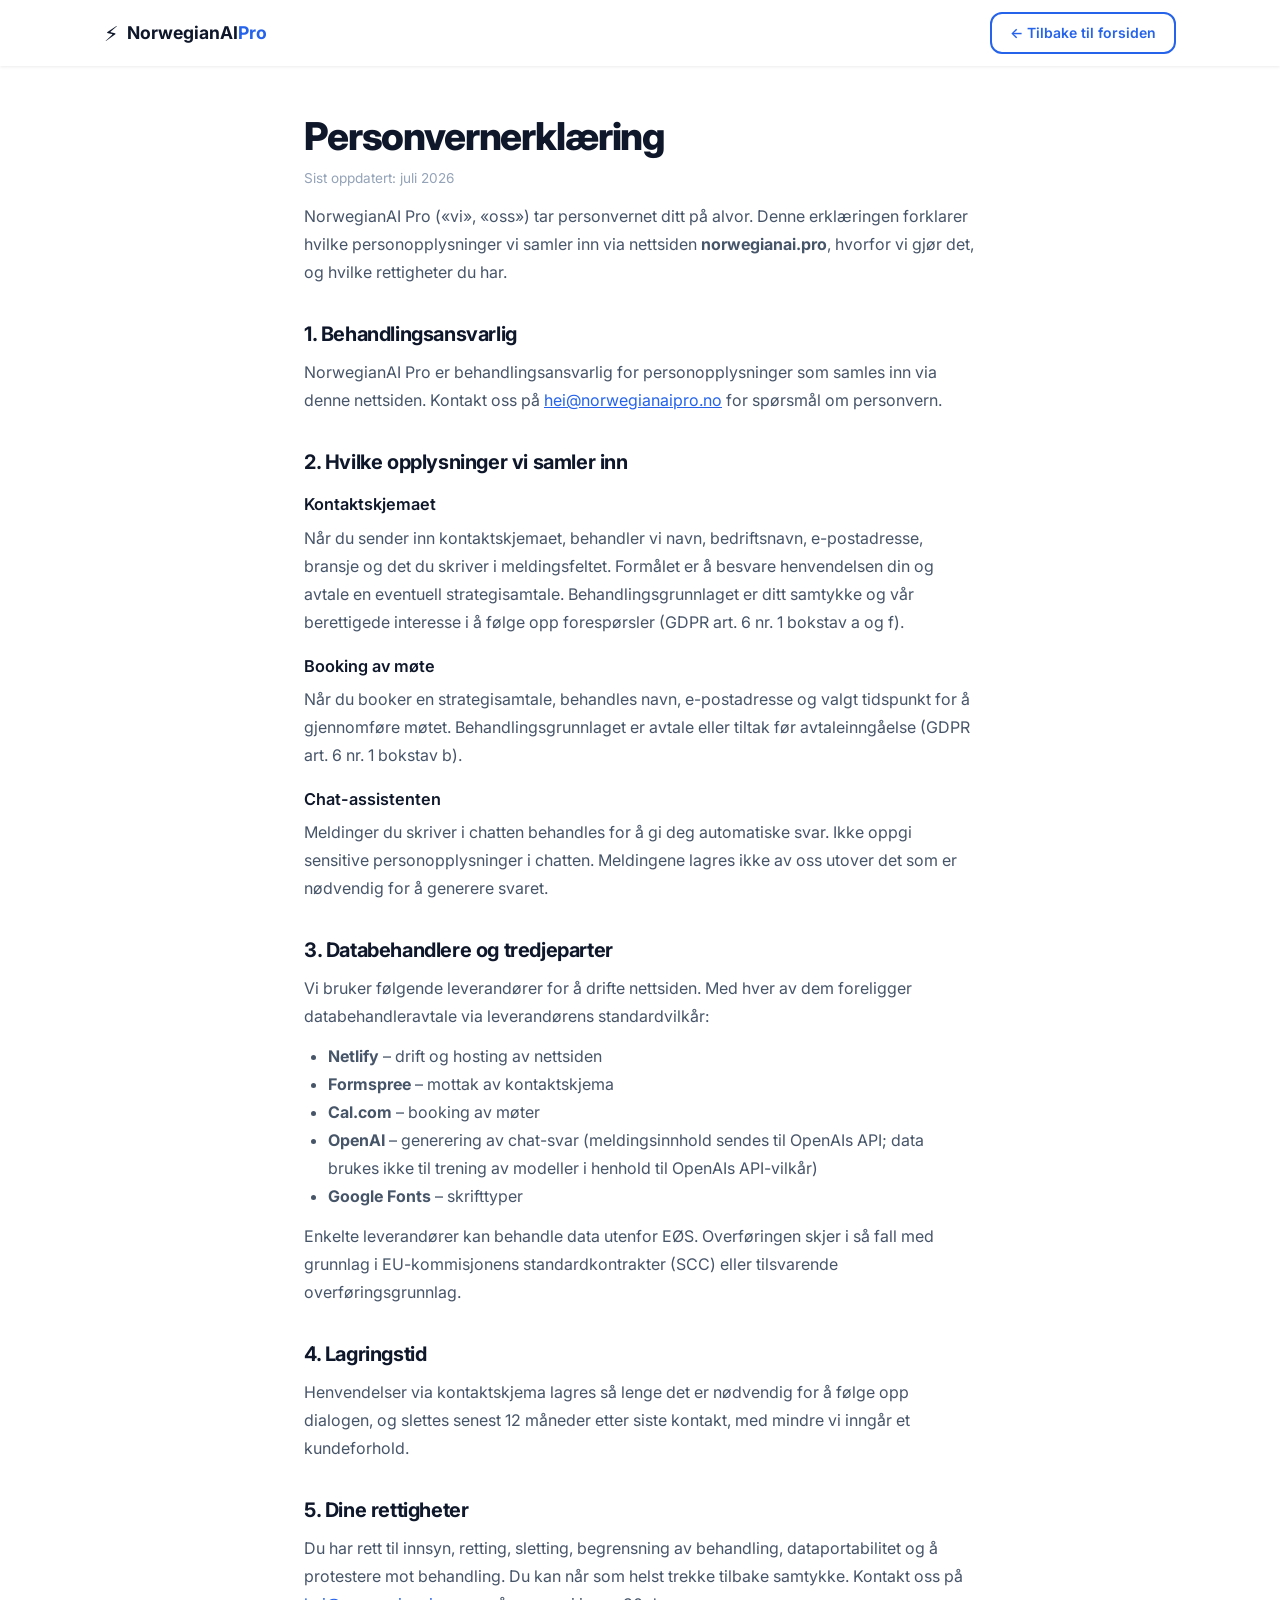
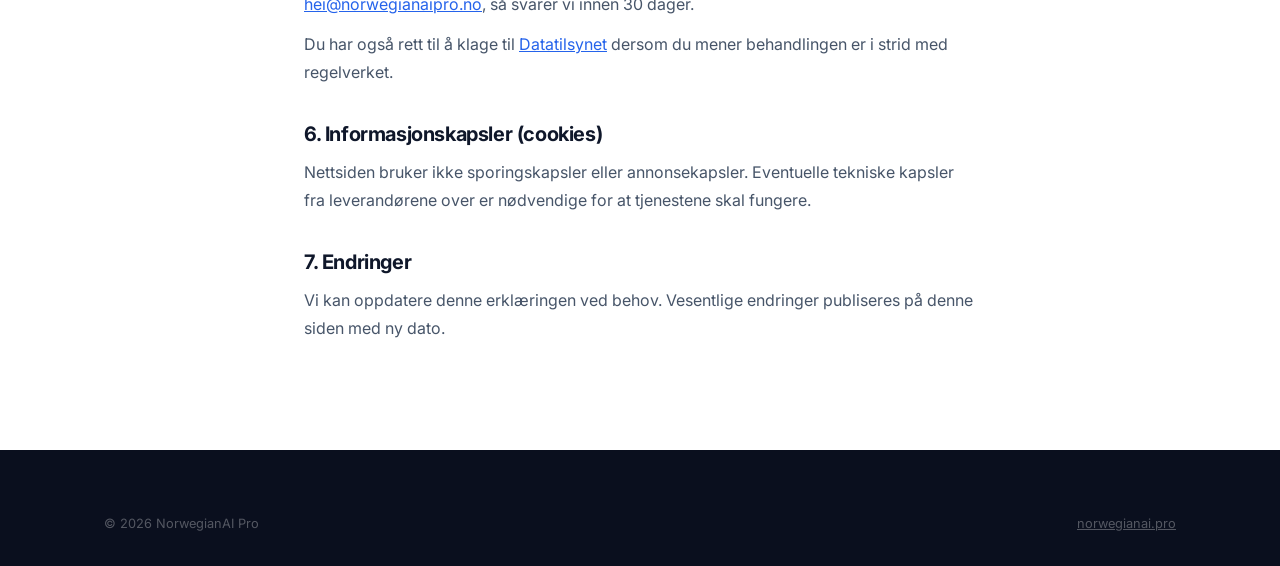
<file: personvern.html>
<!DOCTYPE html>
<html lang="no">
<head>
  <meta charset="UTF-8" />
  <meta name="viewport" content="width=device-width, initial-scale=1.0" />
  <meta name="description" content="Personvernerklæring for NorwegianAI Pro – hvordan vi behandler dine personopplysninger." />
  <title>Personvernerklæring – NorwegianAI Pro</title>
  <link rel="stylesheet" href="styles.css" />
  <link rel="preconnect" href="https://fonts.googleapis.com" />
  <link rel="preconnect" href="https://fonts.gstatic.com" crossorigin />
  <link href="https://fonts.googleapis.com/css2?family=Inter:wght@300;400;500;600;700;800&display=swap" rel="stylesheet" />
</head>
<body class="legal-page">

  <nav class="nav scrolled">
    <div class="nav-inner">
      <a href="index.html" class="logo">
        <span class="logo-icon">⚡</span>
        <span>NorwegianAI<span class="logo-accent">Pro</span></span>
      </a>
      <a href="index.html" class="btn btn-sm btn-outline">← Tilbake til forsiden</a>
    </div>
  </nav>

  <main class="legal container">
    <h1>Personvernerklæring</h1>
    <p class="legal-updated">Sist oppdatert: juli 2026</p>

    <p>
      NorwegianAI Pro («vi», «oss») tar personvernet ditt på alvor. Denne erklæringen
      forklarer hvilke personopplysninger vi samler inn via nettsiden
      <strong>norwegianai.pro</strong>, hvorfor vi gjør det, og hvilke rettigheter du har.
    </p>

    <h2>1. Behandlingsansvarlig</h2>
    <p>
      NorwegianAI Pro er behandlingsansvarlig for personopplysninger som samles inn via
      denne nettsiden. Kontakt oss på
      <a href="mailto:hei@norwegianaipro.no">hei@norwegianaipro.no</a> for spørsmål om personvern.
    </p>

    <h2>2. Hvilke opplysninger vi samler inn</h2>
    <h3>Kontaktskjemaet</h3>
    <p>
      Når du sender inn kontaktskjemaet, behandler vi navn, bedriftsnavn, e-postadresse,
      bransje og det du skriver i meldingsfeltet. Formålet er å besvare henvendelsen din
      og avtale en eventuell strategisamtale. Behandlingsgrunnlaget er ditt samtykke og
      vår berettigede interesse i å følge opp forespørsler (GDPR art. 6 nr. 1 bokstav a og f).
    </p>
    <h3>Booking av møte</h3>
    <p>
      Når du booker en strategisamtale, behandles navn, e-postadresse og valgt tidspunkt
      for å gjennomføre møtet. Behandlingsgrunnlaget er avtale eller tiltak før avtaleinngåelse
      (GDPR art. 6 nr. 1 bokstav b).
    </p>
    <h3>Chat-assistenten</h3>
    <p>
      Meldinger du skriver i chatten behandles for å gi deg automatiske svar.
      Ikke oppgi sensitive personopplysninger i chatten. Meldingene lagres ikke av oss
      utover det som er nødvendig for å generere svaret.
    </p>

    <h2 id="databehandlere">3. Databehandlere og tredjeparter</h2>
    <p>Vi bruker følgende leverandører for å drifte nettsiden. Med hver av dem foreligger
    databehandleravtale via leverandørens standardvilkår:</p>
    <ul>
      <li><strong>Netlify</strong> – drift og hosting av nettsiden</li>
      <li><strong>Formspree</strong> – mottak av kontaktskjema</li>
      <li><strong>Cal.com</strong> – booking av møter</li>
      <li><strong>OpenAI</strong> – generering av chat-svar (meldingsinnhold sendes til OpenAIs API; data brukes ikke til trening av modeller i henhold til OpenAIs API-vilkår)</li>
      <li><strong>Google Fonts</strong> – skrifttyper</li>
    </ul>
    <p>
      Enkelte leverandører kan behandle data utenfor EØS. Overføringen skjer i så fall
      med grunnlag i EU-kommisjonens standardkontrakter (SCC) eller tilsvarende
      overføringsgrunnlag.
    </p>

    <h2>4. Lagringstid</h2>
    <p>
      Henvendelser via kontaktskjema lagres så lenge det er nødvendig for å følge opp
      dialogen, og slettes senest 12 måneder etter siste kontakt, med mindre vi inngår
      et kundeforhold.
    </p>

    <h2>5. Dine rettigheter</h2>
    <p>Du har rett til innsyn, retting, sletting, begrensning av behandling,
    dataportabilitet og å protestere mot behandling. Du kan når som helst trekke
    tilbake samtykke. Kontakt oss på
    <a href="mailto:hei@norwegianaipro.no">hei@norwegianaipro.no</a>,
    så svarer vi innen 30 dager.</p>
    <p>
      Du har også rett til å klage til
      <a href="https://www.datatilsynet.no" target="_blank" rel="noopener">Datatilsynet</a>
      dersom du mener behandlingen er i strid med regelverket.
    </p>

    <h2>6. Informasjonskapsler (cookies)</h2>
    <p>
      Nettsiden bruker ikke sporingskapsler eller annonsekapsler. Eventuelle tekniske
      kapsler fra leverandørene over er nødvendige for at tjenestene skal fungere.
    </p>

    <h2>7. Endringer</h2>
    <p>
      Vi kan oppdatere denne erklæringen ved behov. Vesentlige endringer publiseres på
      denne siden med ny dato.
    </p>
  </main>

  <footer class="footer">
    <div class="container">
      <div class="footer-bottom">
        <p>© 2026 NorwegianAI Pro</p>
        <p><a href="index.html" style="color:inherit">norwegianai.pro</a></p>
      </div>
    </div>
  </footer>

</body>
</html>
</file>
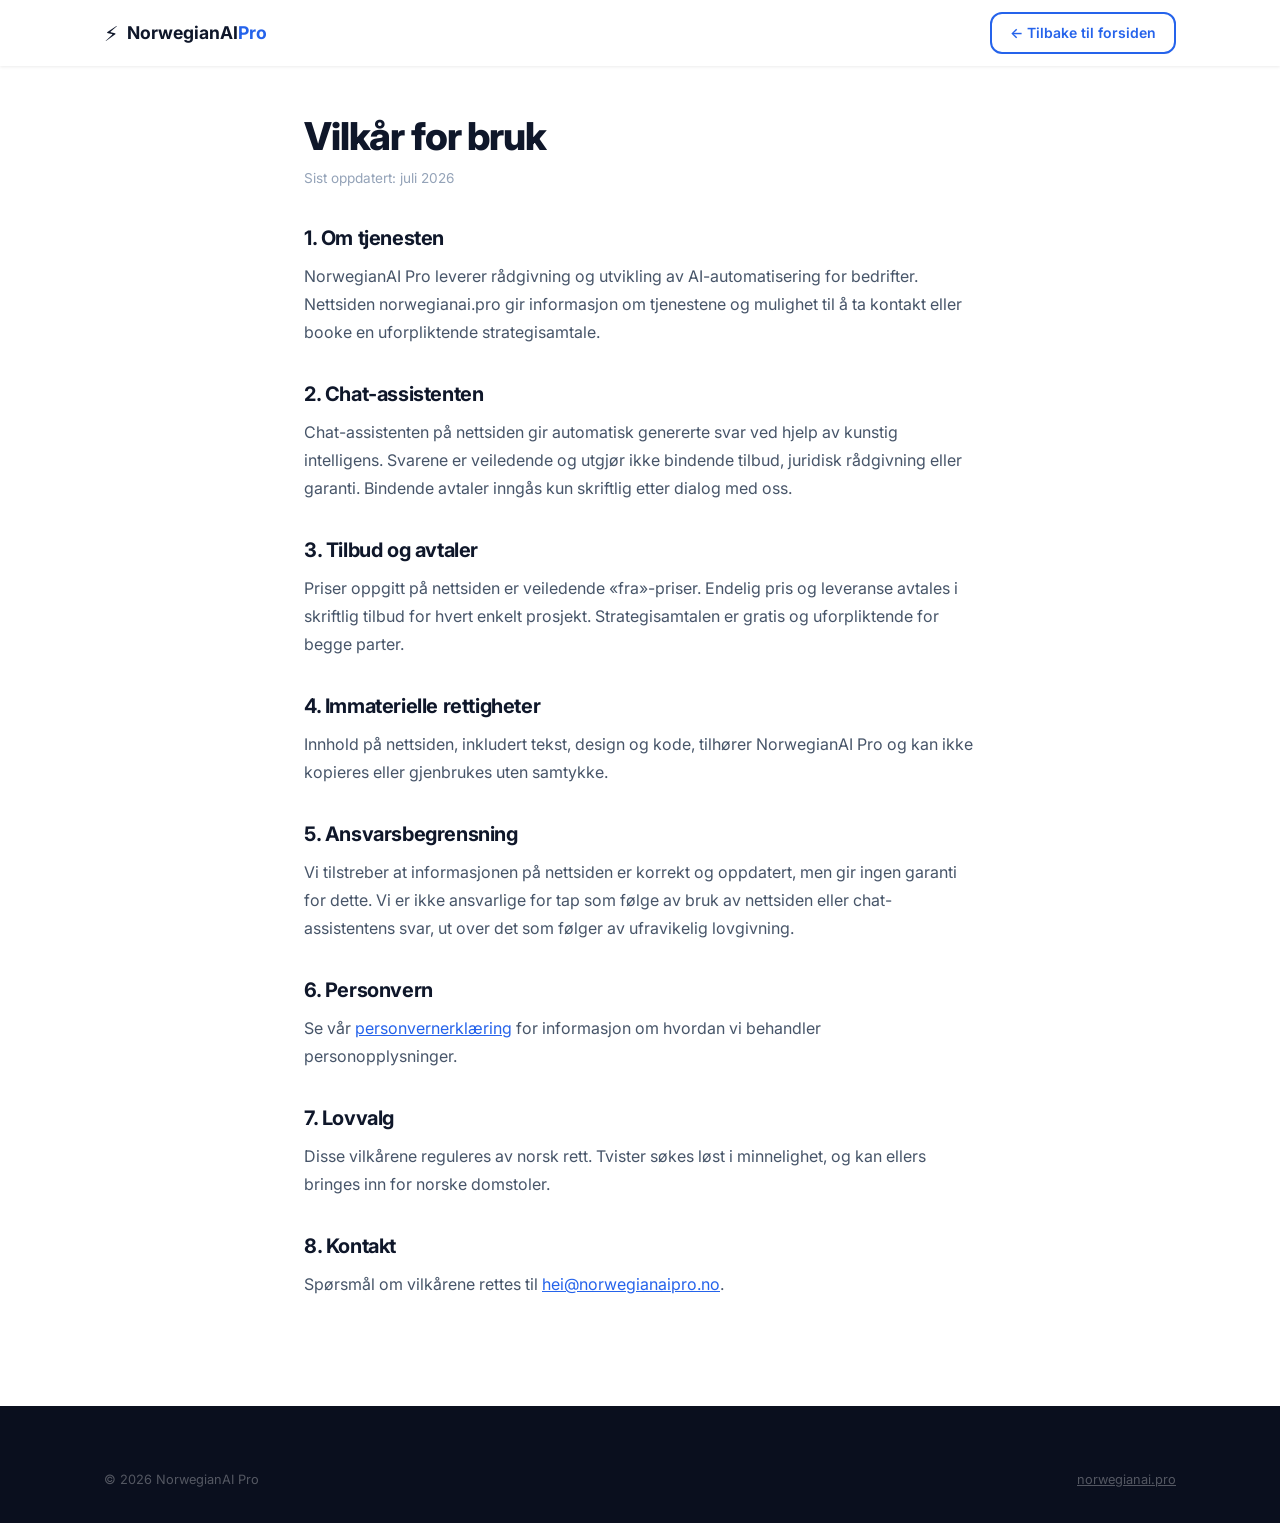
<file: vilkar.html>
<!DOCTYPE html>
<html lang="no">
<head>
  <meta charset="UTF-8" />
  <meta name="viewport" content="width=device-width, initial-scale=1.0" />
  <meta name="description" content="Vilkår for bruk av NorwegianAI Pro sine tjenester og nettside." />
  <title>Vilkår for bruk – NorwegianAI Pro</title>
  <link rel="stylesheet" href="styles.css" />
  <link rel="preconnect" href="https://fonts.googleapis.com" />
  <link rel="preconnect" href="https://fonts.gstatic.com" crossorigin />
  <link href="https://fonts.googleapis.com/css2?family=Inter:wght@300;400;500;600;700;800&display=swap" rel="stylesheet" />
</head>
<body class="legal-page">

  <nav class="nav scrolled">
    <div class="nav-inner">
      <a href="index.html" class="logo">
        <span class="logo-icon">⚡</span>
        <span>NorwegianAI<span class="logo-accent">Pro</span></span>
      </a>
      <a href="index.html" class="btn btn-sm btn-outline">← Tilbake til forsiden</a>
    </div>
  </nav>

  <main class="legal container">
    <h1>Vilkår for bruk</h1>
    <p class="legal-updated">Sist oppdatert: juli 2026</p>

    <h2>1. Om tjenesten</h2>
    <p>
      NorwegianAI Pro leverer rådgivning og utvikling av AI-automatisering for bedrifter.
      Nettsiden norwegianai.pro gir informasjon om tjenestene og mulighet til å ta kontakt
      eller booke en uforpliktende strategisamtale.
    </p>

    <h2>2. Chat-assistenten</h2>
    <p>
      Chat-assistenten på nettsiden gir automatisk genererte svar ved hjelp av kunstig
      intelligens. Svarene er veiledende og utgjør ikke bindende tilbud, juridisk
      rådgivning eller garanti. Bindende avtaler inngås kun skriftlig etter dialog med oss.
    </p>

    <h2>3. Tilbud og avtaler</h2>
    <p>
      Priser oppgitt på nettsiden er veiledende «fra»-priser. Endelig pris og leveranse
      avtales i skriftlig tilbud for hvert enkelt prosjekt. Strategisamtalen er gratis
      og uforpliktende for begge parter.
    </p>

    <h2>4. Immaterielle rettigheter</h2>
    <p>
      Innhold på nettsiden, inkludert tekst, design og kode, tilhører NorwegianAI Pro
      og kan ikke kopieres eller gjenbrukes uten samtykke.
    </p>

    <h2>5. Ansvarsbegrensning</h2>
    <p>
      Vi tilstreber at informasjonen på nettsiden er korrekt og oppdatert, men gir ingen
      garanti for dette. Vi er ikke ansvarlige for tap som følge av bruk av nettsiden
      eller chat-assistentens svar, ut over det som følger av ufravikelig lovgivning.
    </p>

    <h2>6. Personvern</h2>
    <p>
      Se vår <a href="personvern.html">personvernerklæring</a> for informasjon om hvordan
      vi behandler personopplysninger.
    </p>

    <h2>7. Lovvalg</h2>
    <p>
      Disse vilkårene reguleres av norsk rett. Tvister søkes løst i minnelighet, og kan
      ellers bringes inn for norske domstoler.
    </p>

    <h2>8. Kontakt</h2>
    <p>
      Spørsmål om vilkårene rettes til
      <a href="mailto:hei@norwegianaipro.no">hei@norwegianaipro.no</a>.
    </p>
  </main>

  <footer class="footer">
    <div class="container">
      <div class="footer-bottom">
        <p>© 2026 NorwegianAI Pro</p>
        <p><a href="index.html" style="color:inherit">norwegianai.pro</a></p>
      </div>
    </div>
  </footer>

</body>
</html>
</file>
<file: styles.css>
/* =============================================
   NorwegianAI Pro – Main Stylesheet
   ============================================= */

*, *::before, *::after {
  box-sizing: border-box;
  margin: 0;
  padding: 0;
}

:root {
  --blue-900: #0a0f1e;
  --blue-800: #0d1530;
  --blue-700: #111e45;
  --blue-600: #1a2d6b;
  --blue-500: #2563eb;
  --blue-400: #3b82f6;
  --blue-300: #60a5fa;
  --blue-100: #dbeafe;
  --accent:    #4f46e5;
  --accent-2:  #7c3aed;
  --green:     #10b981;
  --red:       #ef4444;
  --white:     #ffffff;
  --gray-50:   #f8fafc;
  --gray-100:  #f1f5f9;
  --gray-200:  #e2e8f0;
  --gray-400:  #94a3b8;
  --gray-600:  #475569;
  --gray-800:  #1e293b;
  --text:      #0f172a;
  --text-muted:#475569;
  --radius-sm: 8px;
  --radius:    12px;
  --radius-lg: 20px;
  --radius-xl: 28px;
  --shadow-sm: 0 1px 3px rgba(0,0,0,.08);
  --shadow:    0 4px 20px rgba(0,0,0,.1);
  --shadow-lg: 0 8px 40px rgba(0,0,0,.15);
  --transition: .2s ease;
}

html { scroll-behavior: smooth; }

body {
  font-family: 'Inter', system-ui, -apple-system, sans-serif;
  font-size: 16px;
  line-height: 1.6;
  color: var(--text);
  background: var(--white);
  -webkit-font-smoothing: antialiased;
}

/* ---- Layout ---- */
.container {
  max-width: 1120px;
  margin: 0 auto;
  padding: 0 24px;
}

.section {
  padding: 96px 0;
}

/* ---- Typography ---- */
h1 { font-size: clamp(2.2rem, 5vw, 3.6rem); font-weight: 800; line-height: 1.15; letter-spacing: -.03em; }
h2 { font-size: clamp(1.7rem, 3.5vw, 2.6rem); font-weight: 700; line-height: 1.2; letter-spacing: -.02em; }
h3 { font-size: 1.15rem; font-weight: 600; line-height: 1.3; }
p  { color: var(--text-muted); }

.gradient-text {
  background: linear-gradient(135deg, var(--blue-400), var(--accent-2));
  -webkit-background-clip: text;
  -webkit-text-fill-color: transparent;
  background-clip: text;
}

/* ---- Buttons ---- */
.btn {
  display: inline-flex;
  align-items: center;
  gap: 8px;
  padding: 12px 24px;
  border-radius: var(--radius);
  font-weight: 600;
  font-size: .95rem;
  font-family: inherit;
  text-decoration: none;
  background: transparent;
  border: 2px solid transparent;
  cursor: pointer;
  transition: all var(--transition);
  white-space: nowrap;
}

.btn-sm  { padding: 8px 18px; font-size: .875rem; }
.btn-lg  { padding: 16px 32px; font-size: 1.05rem; border-radius: var(--radius-lg); }
.btn-full{ width: 100%; justify-content: center; }

.btn-primary {
  background: var(--blue-500);
  color: var(--white);
}
.btn-primary:hover { background: var(--accent); transform: translateY(-1px); box-shadow: 0 8px 24px rgba(37,99,235,.35); }

.btn-ghost {
  background: rgba(255,255,255,.1);
  color: var(--white);
  border-color: rgba(255,255,255,.25);
}
.btn-ghost:hover { background: rgba(255,255,255,.2); }

.btn-outline {
  background: transparent;
  color: var(--blue-500);
  border-color: var(--blue-500);
}
.btn-outline:hover { background: var(--blue-500); color: var(--white); }

/* ---- Section header ---- */
.section-header {
  text-align: center;
  max-width: 640px;
  margin: 0 auto 64px;
}
.section-header h2 { margin-bottom: 12px; }
.section-header p  { font-size: 1.05rem; }

.section-badge {
  display: inline-block;
  padding: 4px 14px;
  border-radius: 100px;
  background: var(--blue-100);
  color: var(--blue-500);
  font-size: .8rem;
  font-weight: 600;
  text-transform: uppercase;
  letter-spacing: .08em;
  margin-bottom: 16px;
}

/* =============================================
   LEGAL PAGES
   ============================================= */
.legal-page .nav { position: sticky; }

.legal {
  max-width: 720px;
  padding-top: 48px;
  padding-bottom: 96px;
}
.legal h1 { font-size: clamp(1.8rem, 4vw, 2.4rem); margin-bottom: 8px; }
.legal-updated { font-size: .85rem; color: var(--gray-400); margin-bottom: 32px; }
.legal h2 { font-size: 1.25rem; margin: 36px 0 12px; }
.legal h3 { font-size: 1.02rem; margin: 20px 0 8px; color: var(--text); }
.legal p { margin-bottom: 12px; line-height: 1.75; }
.legal ul { margin: 0 0 12px 24px; color: var(--text-muted); line-height: 1.75; }
.legal a { color: var(--blue-500); }

/* =============================================
   CHAT WIDGET
   ============================================= */
#chat-widget {
  position: fixed;
  bottom: 28px;
  right: 28px;
  z-index: 200;
  display: flex;
  flex-direction: column;
  align-items: flex-end;
  gap: 12px;
}

#chat-toggle {
  position: relative;
  width: 60px;
  height: 60px;
  border-radius: 50%;
  background: var(--blue-500);
  border: none;
  cursor: pointer;
  display: flex;
  align-items: center;
  justify-content: center;
  color: var(--white);
  box-shadow: 0 4px 24px rgba(37,99,235,.45);
  transition: all var(--transition);
  flex-shrink: 0;
}
#chat-toggle:hover { background: var(--accent); transform: scale(1.07); }

#chat-badge {
  position: absolute;
  top: -4px;
  right: -4px;
  width: 20px;
  height: 20px;
  border-radius: 50%;
  background: var(--red);
  color: var(--white);
  font-size: .7rem;
  font-weight: 700;
  display: flex;
  align-items: center;
  justify-content: center;
  border: 2px solid var(--white);
}

#chat-box {
  width: 340px;
  background: var(--white);
  border-radius: var(--radius-xl);
  box-shadow: 0 16px 64px rgba(0,0,0,.2);
  overflow: hidden;
  display: flex;
  flex-direction: column;
  max-height: 0;
  opacity: 0;
  pointer-events: none;
  transition: max-height .35s ease, opacity .25s ease;
}
#chat-box.chat-box--open {
  max-height: 520px;
  opacity: 1;
  pointer-events: all;
}

#chat-header {
  display: flex;
  align-items: center;
  gap: 12px;
  padding: 16px 20px;
  background: var(--blue-900);
  color: var(--white);
}
.chat-avatar {
  width: 40px;
  height: 40px;
  border-radius: 50%;
  background: var(--blue-600);
  display: flex;
  align-items: center;
  justify-content: center;
  font-size: 1.2rem;
  flex-shrink: 0;
}
#chat-header strong { display: block; font-size: .95rem; }
.chat-status { font-size: .75rem; color: var(--green); }

#chat-messages {
  flex: 1;
  overflow-y: auto;
  padding: 16px;
  display: flex;
  flex-direction: column;
  gap: 10px;
  min-height: 240px;
  max-height: 340px;
}

.chat-msg {
  max-width: 85%;
  padding: 10px 14px;
  border-radius: 16px;
  font-size: .875rem;
  line-height: 1.5;
}
.chat-msg--bot {
  background: var(--gray-100);
  color: var(--text);
  border-bottom-left-radius: 4px;
  align-self: flex-start;
}
.chat-msg--user {
  background: var(--blue-500);
  color: var(--white);
  border-bottom-right-radius: 4px;
  align-self: flex-end;
}

.chat-typing {
  display: flex;
  align-items: center;
  gap: 4px;
  padding: 12px 16px;
}
.chat-typing span {
  width: 7px;
  height: 7px;
  border-radius: 50%;
  background: var(--gray-400);
  animation: typing-bounce .9s infinite ease-in-out;
}
.chat-typing span:nth-child(2) { animation-delay: .15s; }
.chat-typing span:nth-child(3) { animation-delay: .3s; }
@keyframes typing-bounce {
  0%, 60%, 100% { transform: translateY(0); }
  30%            { transform: translateY(-6px); }
}

#chat-input-area {
  display: flex;
  gap: 8px;
  padding: 12px 16px;
  border-top: 1px solid var(--gray-200);
}
#chat-input {
  flex: 1;
  padding: 10px 14px;
  border: 1.5px solid var(--gray-200);
  border-radius: 24px;
  font-size: .875rem;
  font-family: inherit;
  outline: none;
  transition: border-color var(--transition);
}
#chat-input:focus { border-color: var(--blue-500); }
#chat-send {
  width: 40px;
  height: 40px;
  border-radius: 50%;
  background: var(--blue-500);
  border: none;
  color: var(--white);
  display: flex;
  align-items: center;
  justify-content: center;
  cursor: pointer;
  flex-shrink: 0;
  transition: background var(--transition);
}
#chat-send:hover { background: var(--accent); }
#chat-send:disabled { background: var(--gray-200); cursor: not-allowed; }

@media (max-width: 400px) {
  #chat-box { width: calc(100vw - 32px); }
  #chat-widget { right: 16px; bottom: 16px; }
}

/* =============================================
   NAV
   ============================================= */
.nav {
  position: fixed;
  top: 0; left: 0; right: 0;
  z-index: 100;
  padding: 16px 0;
  transition: all .3s ease;
}
.nav.scrolled {
  background: rgba(255,255,255,.95);
  backdrop-filter: blur(12px);
  box-shadow: var(--shadow-sm);
  padding: 12px 0;
}

.nav-inner {
  display: flex;
  align-items: center;
  justify-content: space-between;
  max-width: 1120px;
  margin: 0 auto;
  padding: 0 24px;
}

.logo {
  display: flex;
  align-items: center;
  gap: 8px;
  text-decoration: none;
  font-weight: 700;
  font-size: 1.1rem;
  color: var(--white);
  transition: color var(--transition);
}
.nav.scrolled .logo { color: var(--text); }
.logo-icon { font-size: 1.3rem; }
.logo-accent { color: var(--blue-400); }
.nav.scrolled .logo-accent { color: var(--blue-500); }

.nav-links {
  display: flex;
  align-items: center;
  gap: 32px;
}
.nav-links a {
  text-decoration: none;
  color: rgba(255,255,255,.85);
  font-size: .9rem;
  font-weight: 500;
  transition: color var(--transition);
}
.nav-links a:hover { color: var(--white); }
.nav.scrolled .nav-links a { color: var(--gray-600); }
.nav.scrolled .nav-links a:hover { color: var(--text); }
.nav-links .btn { color: var(--white); }
.nav.scrolled .nav-links .btn { color: var(--white); }

.nav-toggle {
  display: none;
  flex-direction: column;
  gap: 5px;
  background: none;
  border: none;
  cursor: pointer;
  padding: 4px;
}
.nav-toggle span {
  display: block;
  width: 24px;
  height: 2px;
  background: var(--white);
  border-radius: 2px;
  transition: all .2s;
}
.nav.scrolled .nav-toggle span { background: var(--text); }

/* =============================================
   HERO
   ============================================= */
.hero {
  position: relative;
  min-height: 100vh;
  display: flex;
  align-items: center;
  background: var(--blue-900);
  overflow: hidden;
  padding: 140px 0 80px;
}

.hero-bg {
  position: absolute;
  inset: 0;
  pointer-events: none;
}

.hero-orb {
  position: absolute;
  border-radius: 50%;
  filter: blur(80px);
  opacity: .35;
}
.hero-orb-1 {
  width: 600px; height: 600px;
  background: radial-gradient(circle, var(--blue-500), transparent 70%);
  top: -200px; right: -100px;
}
.hero-orb-2 {
  width: 400px; height: 400px;
  background: radial-gradient(circle, var(--accent-2), transparent 70%);
  bottom: 0; left: -100px;
}

.hero-grid {
  position: absolute;
  inset: 0;
  background-image:
    linear-gradient(rgba(255,255,255,.03) 1px, transparent 1px),
    linear-gradient(90deg, rgba(255,255,255,.03) 1px, transparent 1px);
  background-size: 48px 48px;
}

.hero .container { position: relative; z-index: 1; }

.badge {
  display: inline-flex;
  align-items: center;
  gap: 8px;
  padding: 8px 18px;
  border-radius: 100px;
  background: rgba(255,255,255,.08);
  border: 1px solid rgba(255,255,255,.12);
  color: rgba(255,255,255,.85);
  font-size: .85rem;
  font-weight: 500;
  margin-bottom: 28px;
}

.hero h1 {
  color: var(--white);
  margin-bottom: 24px;
}

.hero-sub {
  font-size: clamp(1rem, 2vw, 1.15rem);
  color: rgba(255,255,255,.7);
  max-width: 580px;
  margin-bottom: 40px;
  line-height: 1.7;
}

.hero-ctas {
  display: flex;
  gap: 16px;
  flex-wrap: wrap;
  margin-bottom: 64px;
}

.hero-stats {
  display: flex;
  align-items: center;
  gap: 32px;
  flex-wrap: wrap;
}

.stat { text-align: center; }
.stat strong {
  display: block;
  font-size: 1.8rem;
  font-weight: 800;
  color: var(--white);
  line-height: 1;
  margin-bottom: 4px;
}
.stat span { font-size: .8rem; color: rgba(255,255,255,.5); text-transform: uppercase; letter-spacing: .08em; }

.stat-divider {
  width: 1px;
  height: 40px;
  background: rgba(255,255,255,.15);
}

/* =============================================
   PROOF BAR
   ============================================= */
.proof-bar {
  background: var(--gray-50);
  border-top: 1px solid var(--gray-200);
  border-bottom: 1px solid var(--gray-200);
  padding: 20px 0;
}
.proof-bar .container {
  display: flex;
  align-items: center;
  gap: 24px;
  flex-wrap: wrap;
}
.proof-label {
  font-size: .85rem;
  font-weight: 600;
  color: var(--gray-600);
  white-space: nowrap;
}
.proof-tags {
  display: flex;
  gap: 12px;
  flex-wrap: wrap;
}
.proof-tags span {
  padding: 6px 14px;
  border-radius: 100px;
  background: var(--white);
  border: 1px solid var(--gray-200);
  font-size: .8rem;
  font-weight: 500;
  color: var(--gray-600);
  white-space: nowrap;
}

/* =============================================
   PROBLEM SECTION
   ============================================= */
.problem-section { background: var(--white); }

.problem-grid {
  display: grid;
  grid-template-columns: repeat(auto-fit, minmax(240px, 1fr));
  gap: 24px;
}

.problem-card {
  padding: 32px;
  border-radius: var(--radius-lg);
  background: var(--gray-50);
  border: 1px solid var(--gray-200);
  transition: all var(--transition);
}
.problem-card:hover {
  transform: translateY(-4px);
  box-shadow: var(--shadow);
  border-color: var(--blue-300);
}
.problem-icon { font-size: 2rem; margin-bottom: 16px; }
.problem-card h3 { margin-bottom: 8px; color: var(--text); }

/* =============================================
   SERVICES
   ============================================= */
.services-section { background: var(--gray-50); }

.services-grid {
  display: grid;
  grid-template-columns: repeat(auto-fit, minmax(300px, 1fr));
  gap: 24px;
}

.service-card {
  position: relative;
  padding: 36px;
  border-radius: var(--radius-lg);
  background: var(--white);
  border: 1px solid var(--gray-200);
  transition: all var(--transition);
}
.service-card:hover {
  transform: translateY(-4px);
  box-shadow: var(--shadow-lg);
  border-color: var(--blue-300);
}

.service-card--featured {
  border-color: var(--blue-400);
  background: linear-gradient(135deg, #eff6ff 0%, #f5f3ff 100%);
}

.service-card--custom {
  border-style: dashed;
  border-color: var(--gray-400);
  background: var(--gray-50);
}

.service-tag {
  position: absolute;
  top: -12px;
  left: 32px;
  padding: 4px 14px;
  border-radius: 100px;
  background: var(--blue-500);
  color: var(--white);
  font-size: .75rem;
  font-weight: 700;
  text-transform: uppercase;
  letter-spacing: .08em;
}

.service-icon { font-size: 2.2rem; margin-bottom: 16px; }
.service-card h3 { margin-bottom: 12px; color: var(--text); }
.service-card > p { margin-bottom: 20px; font-size: .95rem; }

.service-features {
  list-style: none;
  display: flex;
  flex-direction: column;
  gap: 8px;
  margin-bottom: 20px;
}
.service-features li {
  font-size: .875rem;
  color: var(--text-muted);
  display: flex;
  align-items: flex-start;
  gap: 6px;
}

.service-usecase {
  font-size: .8rem;
  color: var(--gray-600);
  padding: 12px 16px;
  background: rgba(37,99,235,.06);
  border-radius: var(--radius-sm);
  border-left: 3px solid var(--blue-400);
}
.service-usecase strong { color: var(--text); }

/* =============================================
   PROCESS
   ============================================= */
.process-section { background: var(--white); }

.process-steps {
  display: flex;
  flex-direction: column;
  gap: 0;
  max-width: 680px;
  margin: 0 auto;
}

.process-step {
  display: flex;
  gap: 28px;
  align-items: flex-start;
}

.step-number {
  flex-shrink: 0;
  width: 56px;
  height: 56px;
  border-radius: 50%;
  background: var(--blue-900);
  color: var(--white);
  font-size: 1rem;
  font-weight: 800;
  display: flex;
  align-items: center;
  justify-content: center;
  letter-spacing: -.02em;
}

.step-content {
  padding-top: 8px;
  padding-bottom: 40px;
}
.step-content h3 { color: var(--text); margin-bottom: 8px; }
.step-content p { font-size: .95rem; margin-bottom: 10px; }

.step-time {
  display: inline-block;
  font-size: .8rem;
  font-weight: 600;
  color: var(--blue-500);
  background: var(--blue-100);
  padding: 4px 12px;
  border-radius: 100px;
}

.process-connector {
  width: 2px;
  height: 32px;
  background: linear-gradient(var(--blue-300), var(--blue-100));
  margin-left: 27px;
  margin-top: -24px;
  margin-bottom: 8px;
}

/* =============================================
   RESULTS / CASES
   ============================================= */
.results-section { background: var(--blue-900); }
.results-section .section-header h2 { color: var(--white); }
.results-section .section-header p { color: rgba(255,255,255,.6); }
.results-section .section-badge {
  background: rgba(255,255,255,.1);
  color: var(--blue-300);
}

.cases-grid {
  display: grid;
  grid-template-columns: repeat(auto-fit, minmax(300px, 1fr));
  gap: 24px;
}

.case-card {
  padding: 36px;
  border-radius: var(--radius-lg);
  background: rgba(255,255,255,.05);
  border: 1px solid rgba(255,255,255,.1);
  transition: all var(--transition);
}
.case-card:hover {
  background: rgba(255,255,255,.08);
  transform: translateY(-4px);
}

.case-industry {
  font-size: .8rem;
  font-weight: 700;
  color: var(--blue-300);
  text-transform: uppercase;
  letter-spacing: .08em;
  margin-bottom: 16px;
}

blockquote {
  font-size: .95rem;
  color: rgba(255,255,255,.8);
  line-height: 1.7;
  font-style: italic;
  margin-bottom: 28px;
  border-left: 3px solid var(--blue-400);
  padding-left: 16px;
}

.case-metrics {
  display: flex;
  gap: 16px;
}

.metric { flex: 1; }
.metric strong {
  display: block;
  font-size: 1.4rem;
  font-weight: 800;
  color: var(--white);
  line-height: 1.1;
}
.metric span {
  font-size: .75rem;
  color: rgba(255,255,255,.45);
  text-transform: uppercase;
  letter-spacing: .06em;
}

/* =============================================
   PRICING
   ============================================= */
.pricing-section { background: var(--gray-50); }

.pricing-grid {
  display: grid;
  grid-template-columns: repeat(auto-fit, minmax(280px, 1fr));
  gap: 24px;
  margin-bottom: 48px;
  align-items: start;
}

.pricing-card {
  position: relative;
  padding: 40px;
  border-radius: var(--radius-xl);
  background: var(--white);
  border: 2px solid var(--gray-200);
  transition: all var(--transition);
}
.pricing-card:hover { box-shadow: var(--shadow-lg); }

.pricing-card--featured {
  border-color: var(--blue-500);
  transform: scale(1.03);
  box-shadow: var(--shadow-lg);
}

.pricing-tag {
  position: absolute;
  top: -14px;
  left: 50%;
  transform: translateX(-50%);
  padding: 4px 18px;
  border-radius: 100px;
  background: var(--blue-500);
  color: var(--white);
  font-size: .78rem;
  font-weight: 700;
  white-space: nowrap;
  text-transform: uppercase;
  letter-spacing: .08em;
}

.pricing-header { margin-bottom: 28px; }
.pricing-header h3 { font-size: 1.1rem; color: var(--gray-600); font-weight: 600; margin-bottom: 12px; }
.pricing-header > p { font-size: .875rem; margin-top: 8px; }

.pricing-amount {
  display: flex;
  align-items: baseline;
  gap: 4px;
  flex-wrap: wrap;
}
.price-from { font-size: .85rem; color: var(--gray-400); }
.price-value { font-size: 2.4rem; font-weight: 800; color: var(--text); line-height: 1; }
.price-currency { font-size: 1rem; font-weight: 600; color: var(--gray-600); }

.pricing-features {
  list-style: none;
  display: flex;
  flex-direction: column;
  gap: 10px;
  margin-bottom: 32px;
}
.pricing-features li { font-size: .9rem; color: var(--text-muted); }

/* ---- ROI Calculator ---- */
.roi-calculator {
  max-width: 720px;
  margin: 0 auto;
}
.roi-inner {
  padding: 40px;
  border-radius: var(--radius-xl);
  background: var(--blue-900);
  text-align: center;
}
.roi-inner h3 { color: var(--white); font-size: 1.2rem; margin-bottom: 8px; }
.roi-inner > p { color: rgba(255,255,255,.6); margin-bottom: 28px; }

.roi-comparison {
  display: flex;
  align-items: center;
  gap: 24px;
  justify-content: center;
  flex-wrap: wrap;
  margin-bottom: 24px;
}
.roi-col { flex: 1; min-width: 180px; }
.roi-label { font-size: .85rem; color: rgba(255,255,255,.6); margin-bottom: 8px; }
.roi-value { font-size: 1.6rem; font-weight: 800; margin-bottom: 6px; }
.roi-value--bad  { color: var(--red); }
.roi-value--good { color: var(--green); }
.roi-sub { font-size: .75rem; color: rgba(255,255,255,.4); }

.roi-vs {
  font-size: 1.2rem;
  font-weight: 800;
  color: var(--gray-400);
  flex-shrink: 0;
}

.roi-saving {
  font-size: 1.1rem;
  color: var(--white);
  padding: 16px 24px;
  background: rgba(16,185,129,.15);
  border: 1px solid rgba(16,185,129,.3);
  border-radius: var(--radius);
}
.roi-saving strong { color: var(--green); }

/* =============================================
   WHY US
   ============================================= */
.why-section { background: var(--white); }

.why-grid {
  display: grid;
  grid-template-columns: repeat(auto-fit, minmax(280px, 1fr));
  gap: 24px;
}

.why-card {
  padding: 32px;
  border-radius: var(--radius-lg);
  border: 1px solid var(--gray-200);
  background: var(--gray-50);
  transition: all var(--transition);
}
.why-card:hover {
  border-color: var(--blue-300);
  background: var(--white);
  transform: translateY(-4px);
  box-shadow: var(--shadow);
}
.why-icon { font-size: 2rem; margin-bottom: 16px; }
.why-card h3 { margin-bottom: 8px; color: var(--text); }

/* =============================================
   CONTACT
   ============================================= */
.contact-section {
  background: linear-gradient(135deg, var(--blue-900) 0%, #0d1535 100%);
}

.contact-wrapper {
  display: grid;
  grid-template-columns: 1fr 1fr;
  gap: 64px;
  align-items: start;
}

.contact-left h2 {
  color: var(--white);
  margin-bottom: 16px;
}
.contact-left > p {
  color: rgba(255,255,255,.65);
  font-size: 1rem;
  margin-bottom: 28px;
  line-height: 1.8;
}

.section-badge { /* already defined but reset for dark bg */}
.contact-section .section-badge {
  background: rgba(255,255,255,.1);
  color: var(--blue-300);
  margin-bottom: 16px;
  display: inline-block;
}

.contact-promises {
  list-style: none;
  display: flex;
  flex-direction: column;
  gap: 10px;
  margin-bottom: 32px;
}
.contact-promises li {
  font-size: .95rem;
  color: rgba(255,255,255,.75);
}

.contact-reach {
  display: flex;
  flex-direction: column;
  gap: 12px;
}

.contact-method {
  display: flex;
  align-items: center;
  gap: 12px;
}
.contact-method-icon { font-size: 1.2rem; }
.contact-method a {
  color: var(--blue-300);
  text-decoration: none;
  font-weight: 500;
  transition: color var(--transition);
}
.contact-method a:hover { color: var(--white); }

/* ---- Form ---- */
.contact-form {
  background: var(--white);
  padding: 40px;
  border-radius: var(--radius-xl);
  box-shadow: 0 24px 64px rgba(0,0,0,.35);
}

.form-group {
  display: flex;
  flex-direction: column;
  gap: 6px;
  margin-bottom: 16px;
}
.form-group label {
  font-size: .85rem;
  font-weight: 600;
  color: var(--gray-800);
}
.form-group input,
.form-group select,
.form-group textarea {
  padding: 12px 16px;
  border: 1.5px solid var(--gray-200);
  border-radius: var(--radius);
  font-size: .95rem;
  font-family: inherit;
  color: var(--text);
  background: var(--white);
  transition: border-color var(--transition);
  outline: none;
  resize: vertical;
}
.form-group input:focus,
.form-group select:focus,
.form-group textarea:focus {
  border-color: var(--blue-500);
  box-shadow: 0 0 0 3px rgba(37,99,235,.12);
}

.form-disclaimer {
  text-align: center;
  font-size: .78rem;
  color: var(--gray-400);
  margin-top: 12px;
}

.field-error {
  display: block;
  font-size: .78rem;
  color: var(--red);
  min-height: 1em;
}

.form-error {
  font-size: .85rem;
  color: var(--red);
  margin-bottom: 8px;
}

.form-group input[aria-invalid="true"],
.form-group select[aria-invalid="true"],
.form-group textarea[aria-invalid="true"] {
  border-color: var(--red);
  box-shadow: 0 0 0 3px rgba(239,68,68,.12);
}

.form-success { display: none; }

.form-success {
  background: var(--white);
  padding: 48px 40px;
  border-radius: var(--radius-xl);
  text-align: center;
  box-shadow: 0 24px 64px rgba(0,0,0,.35);
}
.success-icon { font-size: 3rem; margin-bottom: 16px; }
.form-success h3 { color: var(--text); font-size: 1.4rem; margin-bottom: 8px; }
.form-success p { color: var(--text-muted); }

/* =============================================
   FAQ
   ============================================= */
.faq-section { background: var(--gray-50); }

.faq-list {
  max-width: 720px;
  margin: 0 auto;
  display: flex;
  flex-direction: column;
  gap: 12px;
}

.faq-item {
  background: var(--white);
  border: 1px solid var(--gray-200);
  border-radius: var(--radius-lg);
  overflow: hidden;
  transition: border-color var(--transition);
}
.faq-item:has(.faq-q[aria-expanded="true"]) { border-color: var(--blue-300); }

.faq-q {
  width: 100%;
  display: flex;
  align-items: center;
  justify-content: space-between;
  gap: 16px;
  padding: 20px 24px;
  background: none;
  border: none;
  cursor: pointer;
  font-size: .97rem;
  font-weight: 600;
  color: var(--text);
  text-align: left;
  font-family: inherit;
}

.faq-arrow { flex-shrink: 0; transition: transform .2s; }
.faq-q[aria-expanded="true"] .faq-arrow { transform: rotate(180deg); }

.faq-a {
  max-height: 0;
  overflow: hidden;
  transition: max-height .35s ease, padding .35s ease;
}
.faq-a.open {
  max-height: 300px;
  padding: 0 24px 20px;
}
.faq-a p { font-size: .93rem; }

/* =============================================
   FOOTER
   ============================================= */
.footer {
  background: var(--blue-900);
  padding: 64px 0 32px;
}

.footer-top {
  display: grid;
  grid-template-columns: 1fr 2fr;
  gap: 48px;
  padding-bottom: 48px;
  border-bottom: 1px solid rgba(255,255,255,.08);
  margin-bottom: 32px;
}

.footer-brand .logo { color: var(--white); margin-bottom: 16px; }
.footer-brand p { font-size: .9rem; color: rgba(255,255,255,.5); max-width: 280px; }

.footer-links {
  display: flex;
  gap: 48px;
  flex-wrap: wrap;
}

.footer-col {
  display: flex;
  flex-direction: column;
  gap: 12px;
}
.footer-col strong {
  color: var(--white);
  font-size: .85rem;
  text-transform: uppercase;
  letter-spacing: .08em;
  font-weight: 700;
}
.footer-col a {
  color: rgba(255,255,255,.5);
  text-decoration: none;
  font-size: .875rem;
  transition: color var(--transition);
}
.footer-col a:hover { color: var(--white); }

.footer-bottom {
  display: flex;
  justify-content: space-between;
  flex-wrap: wrap;
  gap: 8px;
}
.footer-bottom p { font-size: .8rem; color: rgba(255,255,255,.3); }

/* =============================================
   RESPONSIVE
   ============================================= */
@media (max-width: 900px) {
  /* Absolute dropdown under the bar — position:fixed would be trapped by the
     nav's backdrop-filter (it becomes the containing block) and lose its bg */
  .nav-links {
    display: none;
    position: absolute;
    top: 100%;
    left: 0;
    right: 0;
    background: var(--white);
    flex-direction: column;
    align-items: center;
    padding: 24px;
    gap: 20px;
    box-shadow: 0 16px 40px rgba(0,0,0,.18);
    border-bottom: 1px solid var(--gray-200);
  }
  .nav { background: var(--white); box-shadow: var(--shadow-sm); }
  .nav .logo, .nav.scrolled .logo { color: var(--text); }
  .nav .logo-accent { color: var(--blue-500); }
  .nav .nav-toggle span { background: var(--text); }
  .nav-links.open { display: flex; }
  .nav-links a { color: var(--text); font-size: 1.05rem; }
  .nav.scrolled .nav-links a { color: var(--text); }
  .nav-links .btn-primary,
  .nav.scrolled .nav-links .btn-primary { color: var(--white); }
  .nav-toggle { display: flex; }

  .contact-wrapper {
    grid-template-columns: 1fr;
    gap: 40px;
  }

  .footer-top {
    grid-template-columns: 1fr;
    gap: 32px;
  }

  .pricing-card--featured { transform: none; }

  .section { padding: 64px 0; }

  .process-steps { padding: 0 16px; }
}

@media (max-width: 600px) {
  .hero-stats { gap: 24px; }
  .stat-divider { display: none; }
  .hero-ctas { flex-direction: column; }
  .btn-lg { width: 100%; justify-content: center; }
  .roi-comparison { flex-direction: column; gap: 16px; }
  .roi-vs { transform: rotate(90deg); }
  .contact-form { padding: 28px 20px; }
  .services-grid,
  .cases-grid,
  .why-grid,
  .problem-grid { grid-template-columns: 1fr; }
  .footer-links { flex-direction: column; gap: 28px; }
  .footer-bottom { flex-direction: column; }
}
</file>
